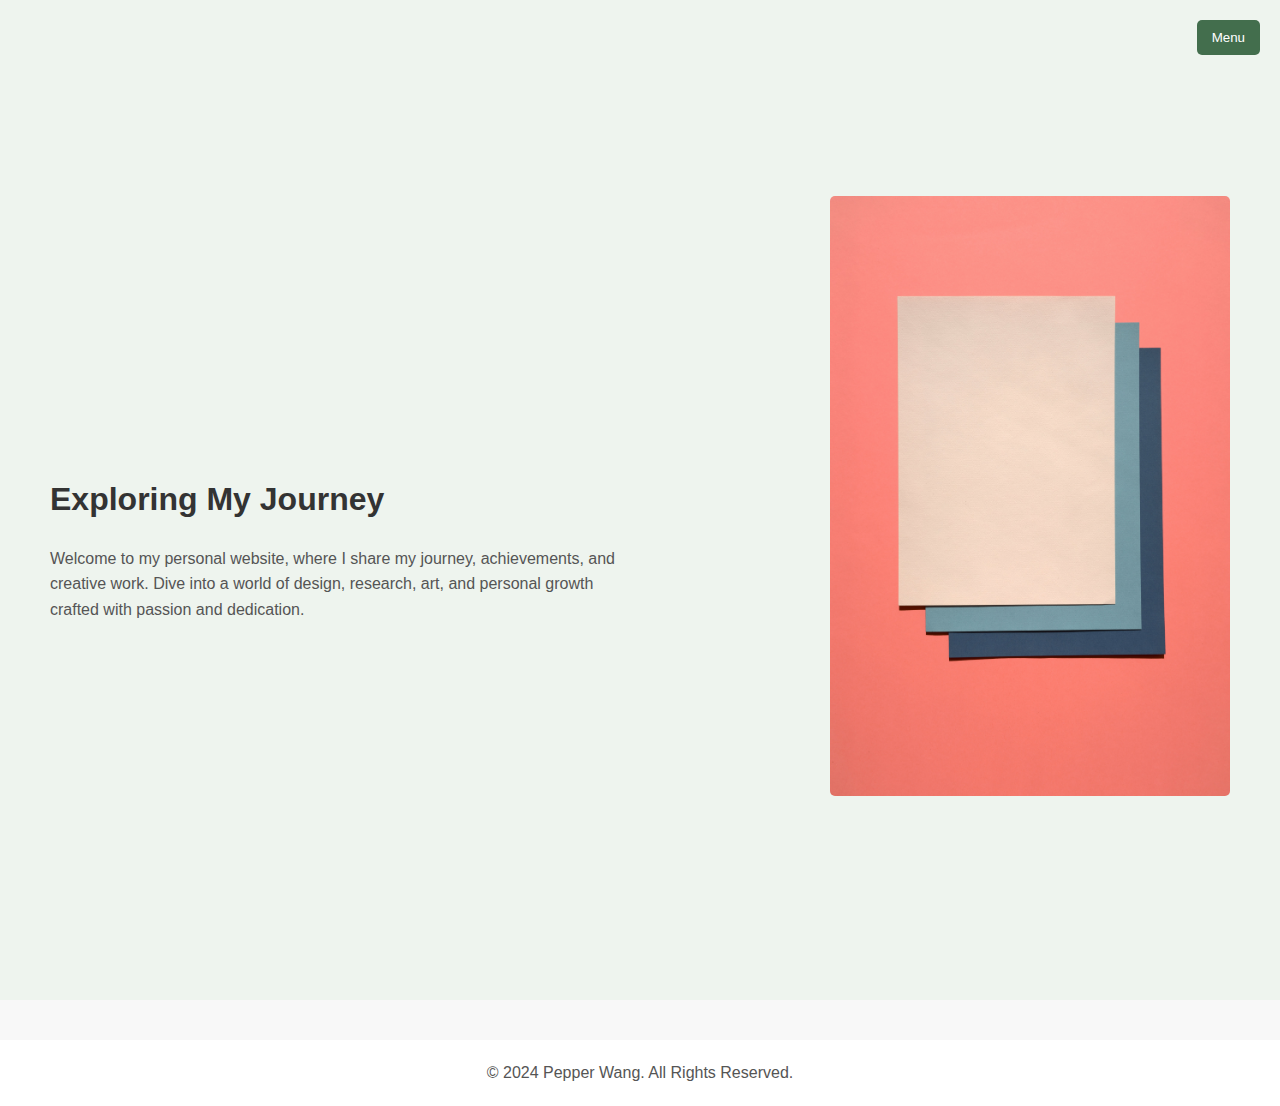
<file: index.html>
<!DOCTYPE html>
<html lang="en">
<head>
    <meta charset="UTF-8">
    <meta name="viewport" content="width=device-width, initial-scale=1.0">
    <title>Personal Journey - Pepper Wang</title>
    <link rel="stylesheet" href="Assets/CSS/style.css">
    <link rel="stylesheet" href="https://cdnjs.cloudflare.com/ajax/libs/font-awesome/6.0.0/css/all.min.css">
</head>
<body>
    <header>
        <div class="menu">
            <button>Menu</button>
            <ul class="menu-items">
                <li><a href="About.html">About Me</a></li>
                <li><a href="research.html">Research</a></li>
                <li><a href="design.html">Design</a></li>
                <li><a href="skills.html">Skills</a></li>
                <li><a href="contact.html">Contact</a></li>
            </ul>
        </div>
    </header>
    <main>
        <section class="intro">
            <div class="text-content">
                <h1 class="main-title">Hi, I am Pepper Wang</h1>
                <h2>Exploring My Journey</h2>
                <p>Welcome to my personal website, where I share my journey, achievements, and creative work. Dive into a world of design, research, art, and personal growth crafted with passion and dedication.</p>
            </div>
            <div class="image-content">
                <img src="Assets/IMG/home.jpg" alt="homebackground">
            </div>
        </section>
    </main>
    <footer class="site-footer">
        <p>&copy; 2024 Pepper Wang. All Rights Reserved.</p>
    </footer>
</body>
</html>
</file>
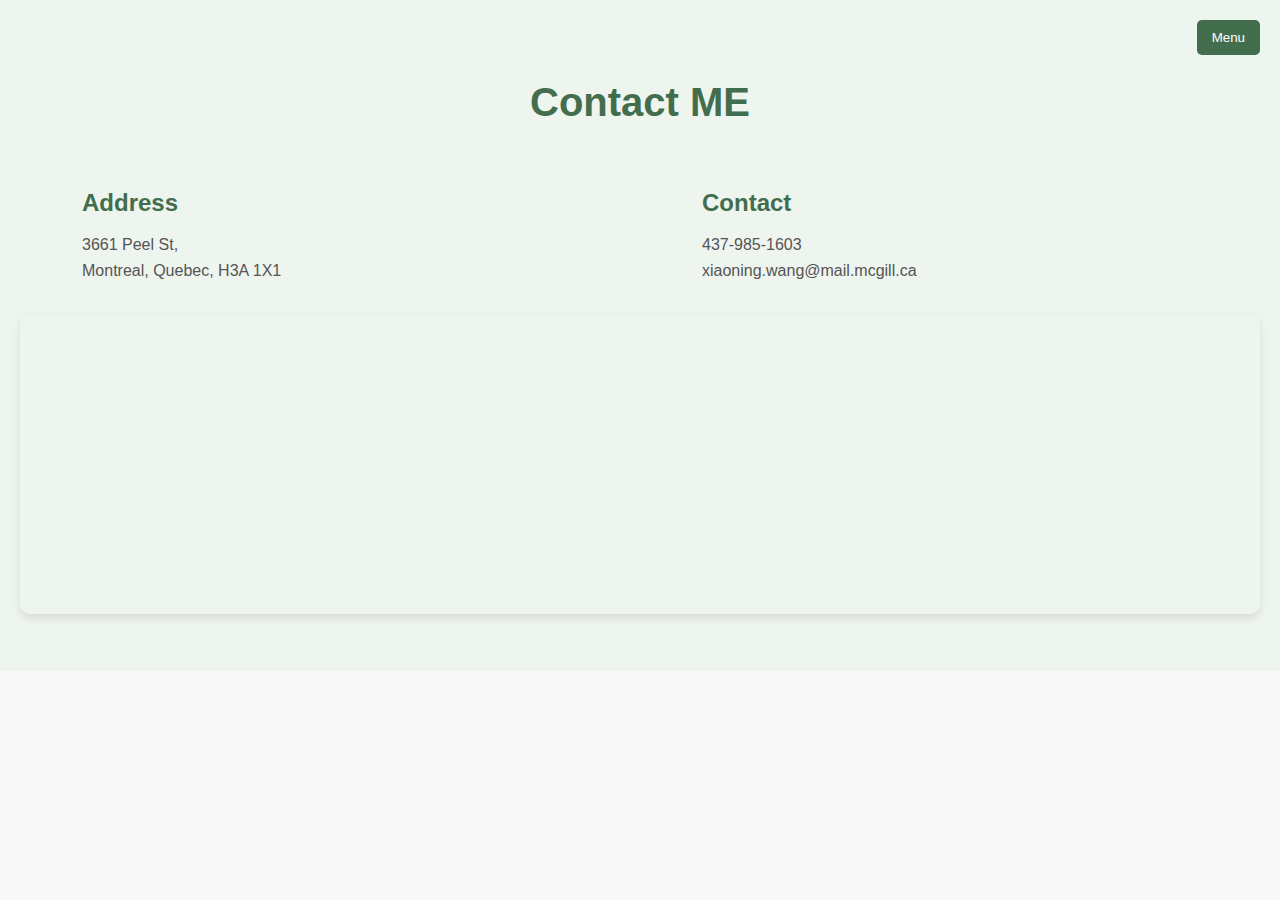
<file: contact.html>
<!DOCTYPE html>
<html lang="en">
<head>
    <meta charset="UTF-8">
    <meta name="viewport" content="width=device-width, initial-scale=1.0">
    <title>Contact Me</title>
    <link rel="stylesheet" href="Assets/CSS/style.css">
</head>
<body>
    <header>
        <div class="menu">
            <button>Menu</button>
            <ul class="menu-items">
                <li><a href="index.html">Home</a></li>
                <li><a href="About.html">About Me</a></li>
                <li><a href="research.html">Research</a></li>
                <li><a href="design.html">Design</a></li>
                <li><a href="skills.html">Skills</a></li>
                <li><a href="contact.html">Contact</a></li>
            </ul>
        </div>
    </header>
    <section class="contact-me">
        <h1 class="section-title">Contact ME</h1>
        <div class="contact-info">
            <div class="contact-item">
                <h2>Address</h2>
                <p>3661 Peel St, <br>Montreal, Quebec, H3A 1X1</p>
            </div>
            <div class="contact-item">
                <h2>Contact</h2>
                <p>437-985-1603<br>xiaoning.wang@mail.mcgill.ca</p>
            </div>
        </div>
        <div class="map-container">
            <!-- Embed Google Map -->
            <iframe 
                src="https://www.google.com/maps/embed?pb=!1m18!1m12!1m3!1d2795.663195101928!2d-73.57337802418896!3d45.504910372372166!2m3!1f0!2f0!3f0!3m2!1i1024!2i768!4f13.1!3m3!1m2!1s0x4cc91a6047286d41%3A0x7d758ca54415bb60!2sDowntown%20Montreal%2C%20QC!5e0!3m2!1sen!2sca!4v1699703277123!5m2!1sen!2sca" 
                width="100%" 
                height="300" 
                style="border:0;" 
                allowfullscreen="" 
                loading="lazy" 
                referrerpolicy="no-referrer-when-downgrade">
            </iframe>
        </div>
    </section>
</body>
</html>
</file>
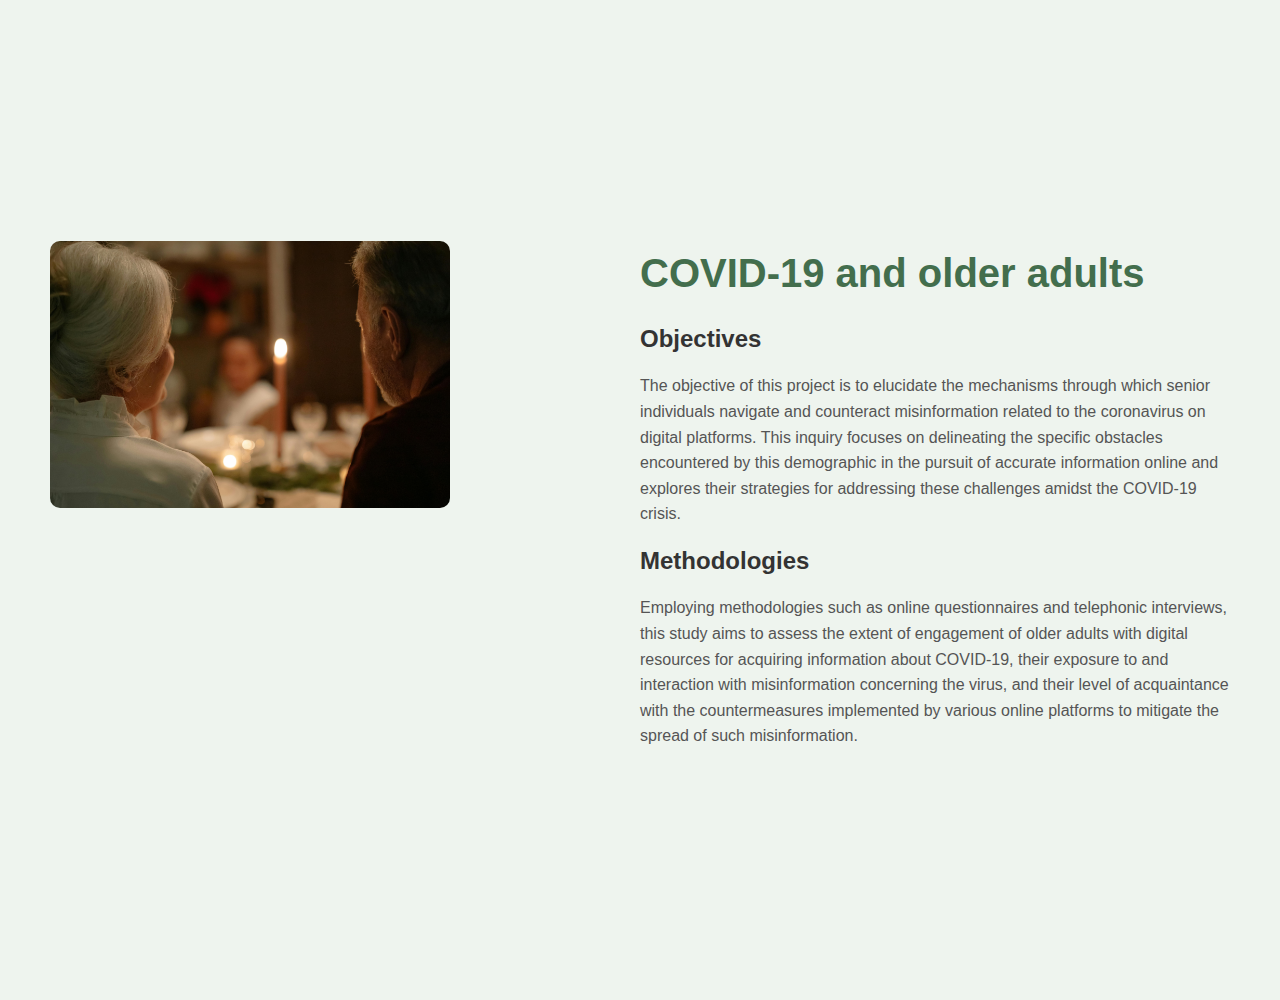
<file: project1.html>
<!DOCTYPE html>
<html lang="en">
<head>
    <meta charset="UTF-8">
    <meta name="viewport" content="width=device-width, initial-scale=1.0">
    <title>Project 1 Details</title>
    <link rel="stylesheet" href="Assets/CSS/style.css">
</head>
<body>
    <section class="project-details">
        <div class="project-container">
            <div class="project-image">
                <img src="Assets/IMG/older.jpg" alt="Project 1 Detail Image">
            </div>
            <div class="project-info">
                <h1>COVID-19 and older adults</h1>
                <h2>Objectives</h2>
                <p>The objective of this project is to elucidate the mechanisms through which senior individuals navigate and counteract misinformation related to the coronavirus on digital platforms. This inquiry focuses on delineating the specific obstacles encountered by this demographic in the pursuit of accurate information online and explores their strategies for addressing these challenges amidst the COVID-19 crisis.</p>
                <h2>Methodologies</h2>
                <p>Employing methodologies such as online questionnaires and telephonic interviews, this study aims to assess the extent of engagement of older adults with digital resources for acquiring information about COVID-19, their exposure to and interaction with misinformation concerning the virus, and their level of acquaintance with the countermeasures implemented by various online platforms to mitigate the spread of such misinformation.</p>
            </div>
        </div>
    </section>
</body>
</html>
</file>
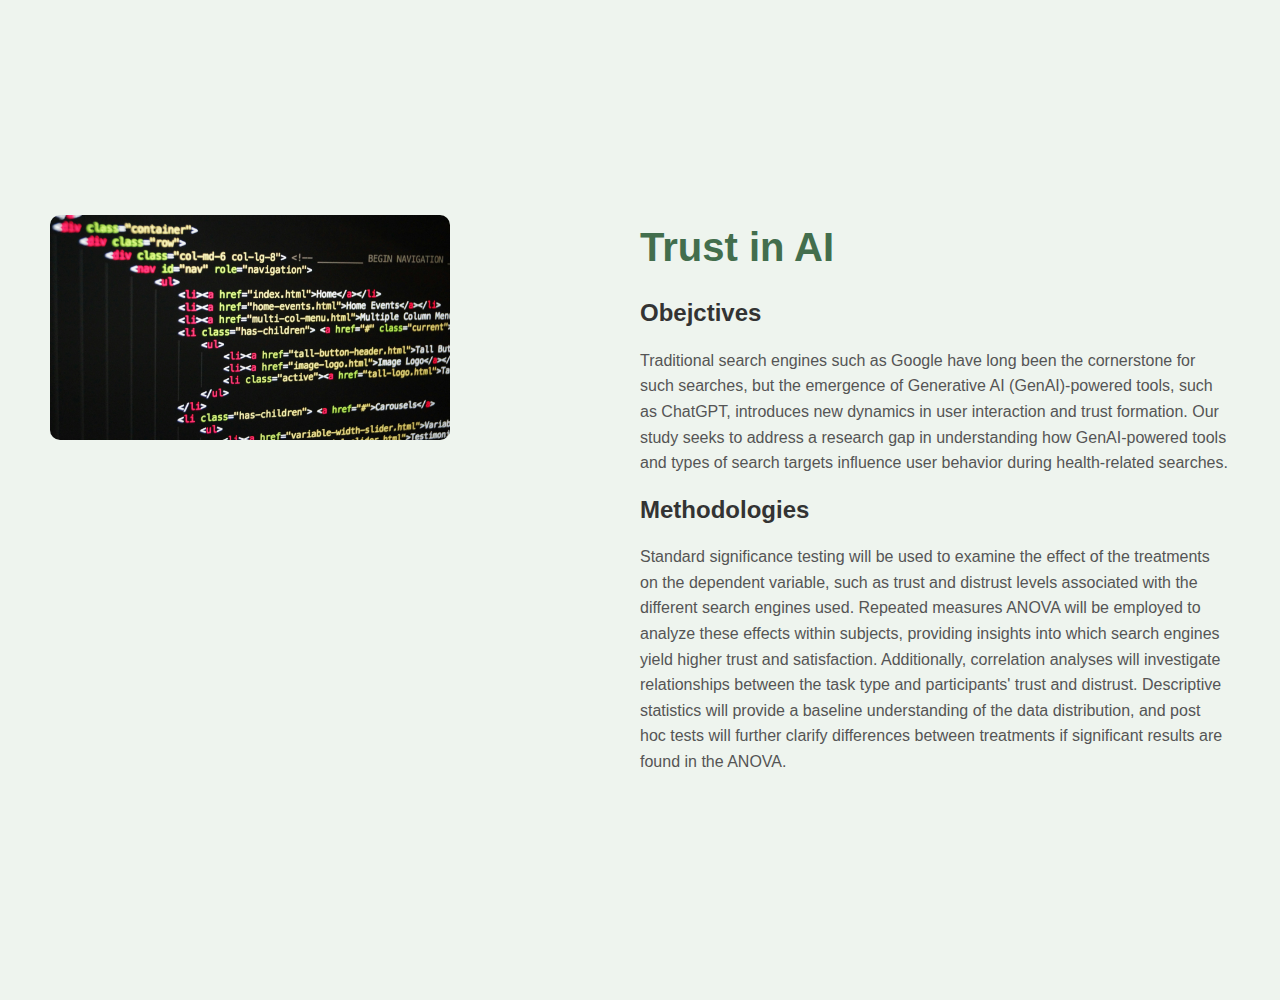
<file: project3.html>
<!DOCTYPE html>
<html lang="en">
<head>
    <meta charset="UTF-8">
    <meta name="viewport" content="width=device-width, initial-scale=1.0">
    <title>Project 1 Details</title>
    <link rel="stylesheet" href="Assets/CSS/style.css">
</head>
<body>
    <section class="project-details">
        <div class="project-container">
            <div class="project-image">
                <img src="Assets/IMG/skills.jpg" alt="Project 1 Detail Image">
            </div>
            <div class="project-info">
                <h1>Trust in AI</h1>
                <h2>Obejctives</h2>
                <p>Traditional search engines such as Google have long been the cornerstone for such searches, but the emergence of Generative AI (GenAI)-powered tools, such as ChatGPT, introduces new dynamics in user interaction and trust formation. Our study seeks to address a research gap in understanding how GenAI-powered tools and types of search targets influence user behavior during health-related searches. </p>
                <h2>Methodologies</h2>
                <p> Standard significance testing will be used to examine the effect of the treatments on the dependent variable, such as  trust and distrust levels associated with the different search engines used. Repeated measures ANOVA will be employed to analyze these effects within subjects, providing insights into which search engines yield higher trust and satisfaction. Additionally, correlation analyses will investigate relationships between the task type and participants' trust and distrust. Descriptive statistics will provide a baseline understanding of the data distribution, and post hoc tests will further clarify differences between treatments if significant results are found in the ANOVA.
                </p>
            </div>
        </div>
    </section>
</body>
</html>
</file>
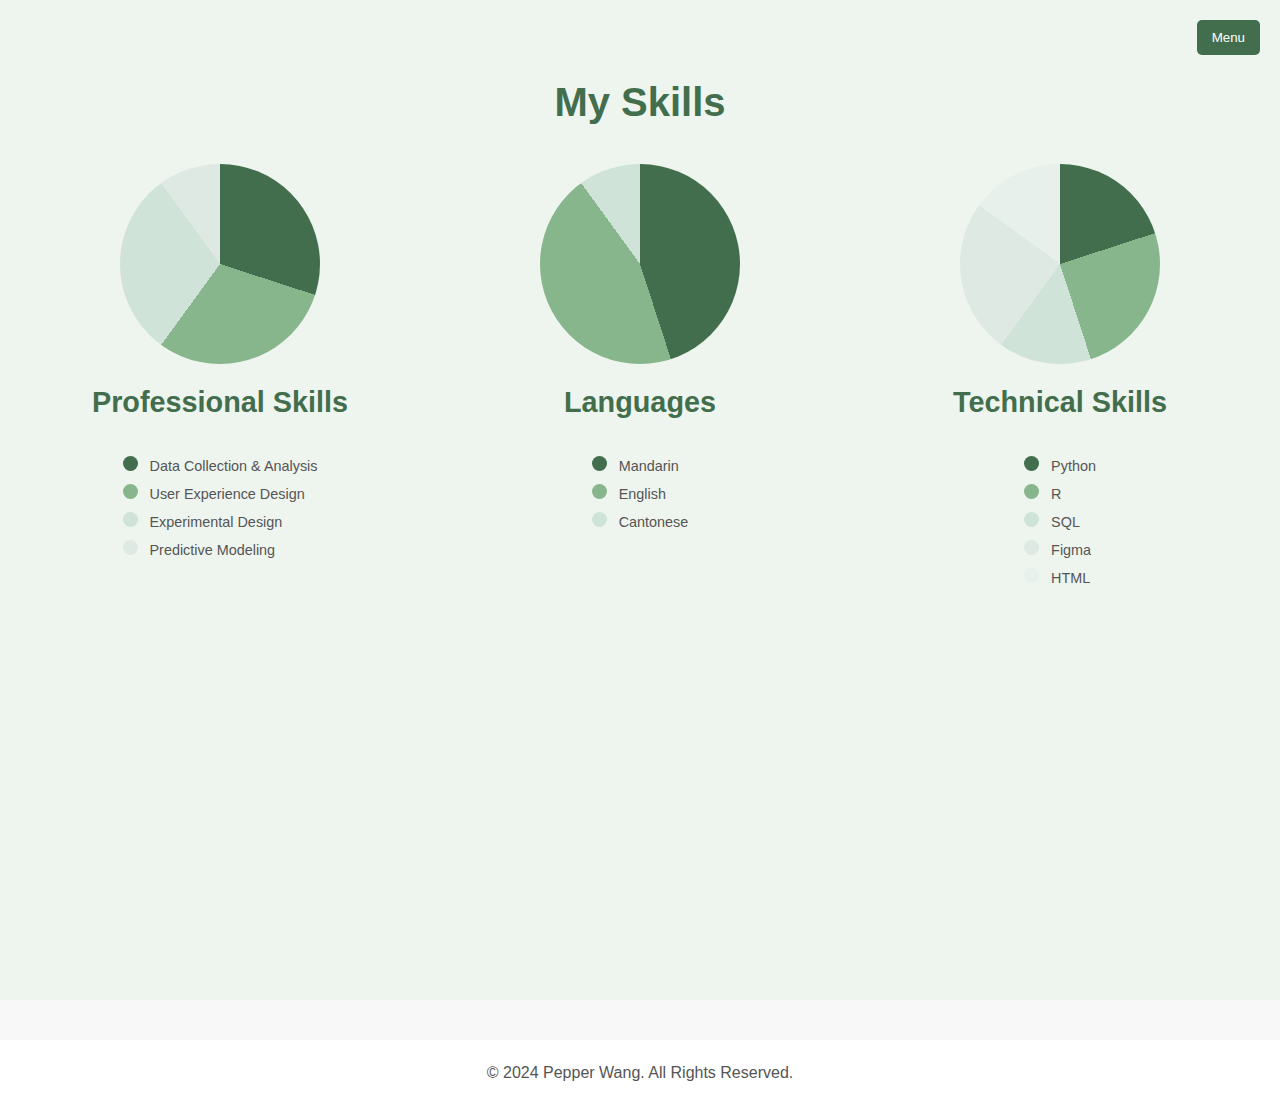
<file: skills.html>
<!DOCTYPE html>
<html lang="en">
<head>
    <meta charset="UTF-8">
    <meta name="viewport" content="width=device-width, initial-scale=1.0">
    <title>My Skills</title>
    <link rel="stylesheet" href="Assets/CSS/style.css">
</head>
<body>
    <header>
        <div class="menu">
            <button>Menu</button>
            <ul class="menu-items">
                <li><a href="index.html">Home</a></li>
                <li><a href="About.html">About Me</a></li>
                <li><a href="research.html">Research</a></li>
                <li><a href="design.html">Design</a></li>
                <li><a href="skills.html">Skills</a></li>
                <li><a href="contact.html">Contact</a></li>
            </ul>
        </div>
    </header>
    <section class="skills">
        <h1 class="section-title">My Skills</h1>
        <div class="skills-container">
            <!-- Professional Skills -->
            <div class="skill-item">
                <div class="chart">
                    <div class="pie professional"></div>
                </div>
                <h2>Professional Skills</h2>
                <ul class="legend">
                    <li><span style="background-color: #436e4d;"></span> Data Collection & Analysis</li>
                    <li><span style="background-color: #88b68c;"></span> User Experience Design</li>
                    <li><span style="background-color: #cfe3d8;"></span> Experimental Design</li>
                    <li><span style="background-color: #dfe9e3;"></span> Predictive Modeling</li>
                </ul>
            </div>
            <!-- Languages -->
            <div class="skill-item">
                <div class="chart">
                    <div class="pie languages"></div>
                </div>
                <h2>Languages</h2>
                <ul class="legend">
                    <li><span style="background-color: #436e4d;"></span> Mandarin</li>
                    <li><span style="background-color: #88b68c;"></span> English</li>
                    <li><span style="background-color: #cfe3d8;"></span> Cantonese</li>
                </ul>
            </div>
            <!-- Technical Skills -->
            <div class="skill-item">
                <div class="chart">
                    <div class="pie technical"></div>
                </div>
                <h2>Technical Skills</h2>
                <ul class="legend">
                    <li><span style="background-color: #436e4d;"></span> Python</li>
                    <li><span style="background-color: #88b68c;"></span> R</li>
                    <li><span style="background-color: #cfe3d8;"></span> SQL</li>
                    <li><span style="background-color: #dfe9e3;"></span> Figma</li>
                    <li><span style="background-color: #e8f0eb;"></span> HTML</li>
                </ul>
            </div>
        </div>
    </section>
    <footer class="site-footer">
        <p>&copy; 2024 Pepper Wang. All Rights Reserved.</p>
    </footer>
</body>
</html>
</file>
<file: Assets/CSS/style.css>
/* General Reset */
body, h1, h2, p, ul, li, a {
    margin: 0;
    padding: 0;
    list-style: none;
    text-decoration: none;
    box-sizing: border-box;
}

/* Body Styling */
body {
    font-family: Arial, sans-serif;
    line-height: 1.6;
    background-color: #f8f8f8;
    color: #333;
}

/* Header Menu */
header {
    position: absolute;
    top: 20px;
    right: 20px;
}
.menu {
    position: relative;
}
.menu button {
    background-color: #436e4d;
    color: white;
    border: none;
    padding: 10px 15px;
    border-radius: 5px;
    cursor: pointer;
}

.menu-items {
    display: none;
    position: absolute;
    background: white;
    box-shadow: 0 2px 10px rgba(0, 0, 0, 0.1);
    top: 40px;
    right: 0;
    z-index: 1000;
    visibility: hidden;
    transition: opacity 0.3s ease, visibility 0.3s ease;
}
.menu:hover .menu-items {
    display: block;
    opacity: 1;
    visibility: visible;
    transition-delay: 0.5s; /* Add delay for hover-out */
}

.menu-items:hover {
    display: block;
    opacity: 1;
    visibility: visible;
    transition-delay: 0.5s; /* Extend time for hover-out */
}
.menu-items li {
    padding: 10px;
    text-align: right;
}
.menu-items li a {
    color: #436e4d;
}

.site-footer {
    background-color: white; /* Footer background color */
    color: #333; /* Text color */
    padding: 20px 0;
    text-align: center;
    margin-top: 40px;
    font-size: 0.9rem;
}

.site-footer p {
    margin: 0;
}

/* Intro Section */
.intro {
    display: flex;
    justify-content: space-between;
    align-items: center;
    height: 100vh;
    padding: 50px;
    background-color: #eef4ee;
}
.text-content {
    max-width: 50%;
}
.main-title {
    font-size: 3rem;
    color: #436e4d;
    opacity: 0;
    animation: fadeIn 2s ease-out forwards;
}
h2 {
    font-size: 2rem;
    margin: 20px 0;
    color: #333;
}
p {
    font-size: 1rem;
    color: #555;
}
.image-content img {
    width: 400px;
    height: auto;
    object-fit: cover;
    border-radius: 5px;
}

/* Keyframes for Title Animation */
@keyframes fadeIn {
    0% {
        opacity: 0;
        transform: translateY(20px);
    }
    100% {
        opacity: 1;
        transform: translateY(0);
    }
}

/* Section Titles */
.section-title {
    font-size: 2.5rem;
    color: #436e4d;
    text-align: center;
    margin: 20px 0;
}

/* Research Section Styling */
.research {
    padding: 20px;
    background-color: #eef4ee; 
    min-height: 100vh;
}
.projects-container {
    display: flex;
    justify-content: space-around;
    gap: 20px;
}
.project-card {
    background: white;
    border-radius: 10px;
    box-shadow: 0 4px 8px rgba(0, 0, 0, 0.1);
    overflow: hidden;
    text-align: center;
    width: 30%;
}
.project-card img {
    width: 100%;
    height: 200px;
    object-fit: cover;
}
.project-card h2 {
    font-size: 1.5rem;
    color: #436e4d;
    margin: 10px 0;
}
.project-card p {
    font-size: 1rem;
    color: #555;
    padding: 0 10px;
}
.project-card button {
    background-color: #436e4d;
    color: white;
    padding: 10px 15px;
    margin: 10px 0 20px;
    border: none;
    border-radius: 5px;
    cursor: pointer;
}
.project-card button a {
    text-decoration: none;
    color: white;
}

/* Project Details Page Styling */
.project-details {
    padding: 50px;
    display: flex;
    align-items: center;
    justify-content: center;
    background-color: #eef4ee; 
    min-height: 100vh;
}
.project-container {
    display: flex;
    gap: 20px;
}
.project-image img {
    width: 400px;
    height: auto;
    object-fit: cover;
    border-radius: 10px;
}
.project-info {
    max-width: 50%;
}
.project-info h1 {
    font-size: 2.5rem;
    color: #436e4d;
}
.project-info h2 {
    font-size: 1.5rem;
    color: #333;
    margin: 15px 0;
}
.project-info p {
    font-size: 1rem;
    color: #555;
    margin: 10px 0;
}

/* About Me Section Styling */
.about-me {
    background-color: #eef4ee; 
    padding: 50px;
    display: flex;
    justify-content: center;
    align-items: center;
    min-height: 100vh;
}

.content-container {
    display: flex;
    gap: 40px;
    align-items: center;
    max-width: 1200px;
    margin: 0 auto;
}

.text-section {
    flex: 1;
    text-align: left;
}

.text-section h1 {
    font-size: 2.5rem;
    color: #436e4d;
    margin-bottom: 10px;
}

.text-section h2 {
    font-size: 1.5rem;
    color: #333;
    margin-bottom: 20px;
}

.text-section p {
    font-size: 1rem;
    color: #555;
    line-height: 1.8;
    margin-bottom: 15px;
}

.text-section button {
    background-color: #436e4d;
    color: white;
    padding: 10px 20px;
    border: none;
    border-radius: 5px;
    cursor: pointer;
    text-align: center;
    margin-top: 10px;
}

.text-section button a {
    text-decoration: none;
    color: white;
    font-size: 1rem;
}

.image-section {
    flex: 1;
    text-align: center;
}

.image-section img {
    width: 100%;
    max-width: 500px;
    border-radius: 10px;
    object-fit: cover;
}

/* My Skills Section */
.skills {
    padding: 50px 20px;
    text-align: center;
    background-color: #eef4ee; 
    min-height: 100vh;
}

.skills-container {
    display: flex;
    justify-content: space-around;
    gap: 20px;
    flex-wrap: wrap;
    margin-top: 30px;
}

.skill-item {
    text-align: center;
    width: 30%;
    min-width: 300px;
}

.skill-item h2 {
    font-size: 1.8rem;
    color: #436e4d;
    margin: 15px 0;
}

.skill-item p {
    font-size: 1rem;
    color: #555;
    margin-top: 10px;
}

/* Chart Styling */
.chart {
    width: 200px;
    height: 200px;
    margin: 0 auto;
    position: relative;
}

.pie {
    width: 100%;
    height: 100%;
    border-radius: 50%;
}

.pie.professional {
    background: conic-gradient(
        #436e4d 0% 30%, 
        #88b68c 30% 60%, 
        #cfe3d8 60% 90%, 
        #dfe9e3 90% 100%
    );
}

.pie.languages {
    background: conic-gradient(
        #436e4d 0% 45%, 
        #88b68c 45% 90%, 
        #cfe3d8 90% 100%
    );
}

.pie.technical {
    background: conic-gradient(
        #436e4d 0% 20%, 
        #88b68c 20% 45%, 
        #cfe3d8 45% 60%, 
        #dfe9e3 60% 85%, 
        #e8f0eb 85% 100%
    );
}

/* Legend Styling */
.legend {
    text-align: left;
    display: inline-block;
    margin-top: 10px;
    font-size: 0.9rem;
    color: #555;
}

.legend li {
    margin: 5px 0;
}

.legend span {
    display: inline-block;
    width: 15px;
    height: 15px;
    margin-right: 8px;
    border-radius: 50%;
}

/* UX Design Section */
.ux-design {
    background-color: #eef4ee; /* Matches the design's green theme */
    padding: 50px 20px;
    text-align: center;
}

.section-title {
    font-size: 2.5rem;
    color: #436e4d;
    margin-bottom: 30px;
}

.projects-container {
    display: flex;
    justify-content: space-around;
    gap: 20px;
    flex-wrap: wrap;
}

.project-item {
    background-color: white;
    border-radius: 10px;
    box-shadow: 0 4px 8px rgba(0, 0, 0, 0.1);
    width: 40%;
    text-align: center;
    padding: 20px;
    margin-bottom: 20px;
}

.project-item h2 {
    font-size: 1.5rem;
    color: #436e4d;
    margin: 15px 0;
}

.project-item p {
    font-size: 1rem;
    color: #555;
    margin: 15px 0;
}

.project-image {
    width: 100%;
    height: auto;
    border-radius: 10px;
    margin-bottom: 15px;
}

.project-item button {
    background-color: #436e4d;
    color: white;
    padding: 10px 20px;
    padding: 10px 20px;
    border: none;
    border-radius: 5px;
    cursor: pointer;
    margin-top: 10px;
    font-size: 1rem;
}

.project-item button a {
    text-decoration: none;
    color: white;
}

/* Contact Me Section */
.contact-me {
    background-color: #eef4ee; /* Matches overall design theme */
    padding: 50px 20px;
    text-align: center;
}

.section-title {
    font-size: 2.5rem;
    color: #436e4d;
    margin-bottom: 30px;
}

.contact-info {
    display: flex;
    justify-content: space-around;
    align-items: flex-start;
    margin-bottom: 30px;
}

.contact-item {
    width: 40%;
    text-align: left;
}

.contact-item h2 {
    font-size: 1.5rem;
    color: #436e4d;
    margin-bottom: 10px;
}

.contact-item p {
    font-size: 1rem;
    color: #555;
    line-height: 1.6;
}

.map-container iframe {
    border-radius: 10px;
    box-shadow: 0 4px 8px rgba(0, 0, 0, 0.1);
}

/* General Responsive Styles */
@media (max-width: 1024px) {
    .projects-container, .skills-container, .contact-info {
        flex-direction: column; /* Stack items vertically for smaller screens */
        gap: 15px; /* Adjust spacing */
    }

    .project-item, .skill-item, .contact-item {
        width: 90%; /* Reduce width to fit smaller screens */
        margin: 0 auto; /* Center items */
    }

    .chart, .project-image {
        width: 80%; /* Resize charts and images */
        max-width: 300px;
    }

    .text-content, .image-content, .content-container {
        flex-direction: column;
        align-items: center;
        text-align: center;
    }

    .text-content h1, .text-content h2 {
        font-size: 1.8rem; /* Scale down headers */
    }

    .text-content p {
        font-size: 0.9rem; /* Scale down paragraph text */
    }
}

@media (max-width: 768px) {
    body {
        padding: 10px; /* Add padding for smaller screens */
    }

    .menu button {
        padding: 8px 12px; /* Reduce button size */
    }

    .menu-items li {
        padding: 8px; /* Adjust dropdown menu padding */
    }

    .project-item, .skill-item {
        width: 100%; /* Use full width for smaller devices */
    }

    .section-title {
        font-size: 2rem; /* Scale down section titles */
    }

    .chart, .project-image {
        max-width: 250px; /* Adjust media size */
    }

    .contact-info {
        gap: 10px; /* Reduce spacing for contact items */
    }
}

@media (max-width: 480px) {
    .menu {
        display: flex;
        flex-direction: column;
        align-items: center;
    }

    .project-item button, .text-section button {
        font-size: 0.8rem; /* Reduce button text size */
        padding: 8px 16px; /* Adjust button padding */
    }

    .chart, .project-image {
        max-width: 200px; /* Resize for very small screens */
    }

    .text-content, .image-content {
        padding: 10px; /* Add padding for better spacing */
    }
}
</file>
